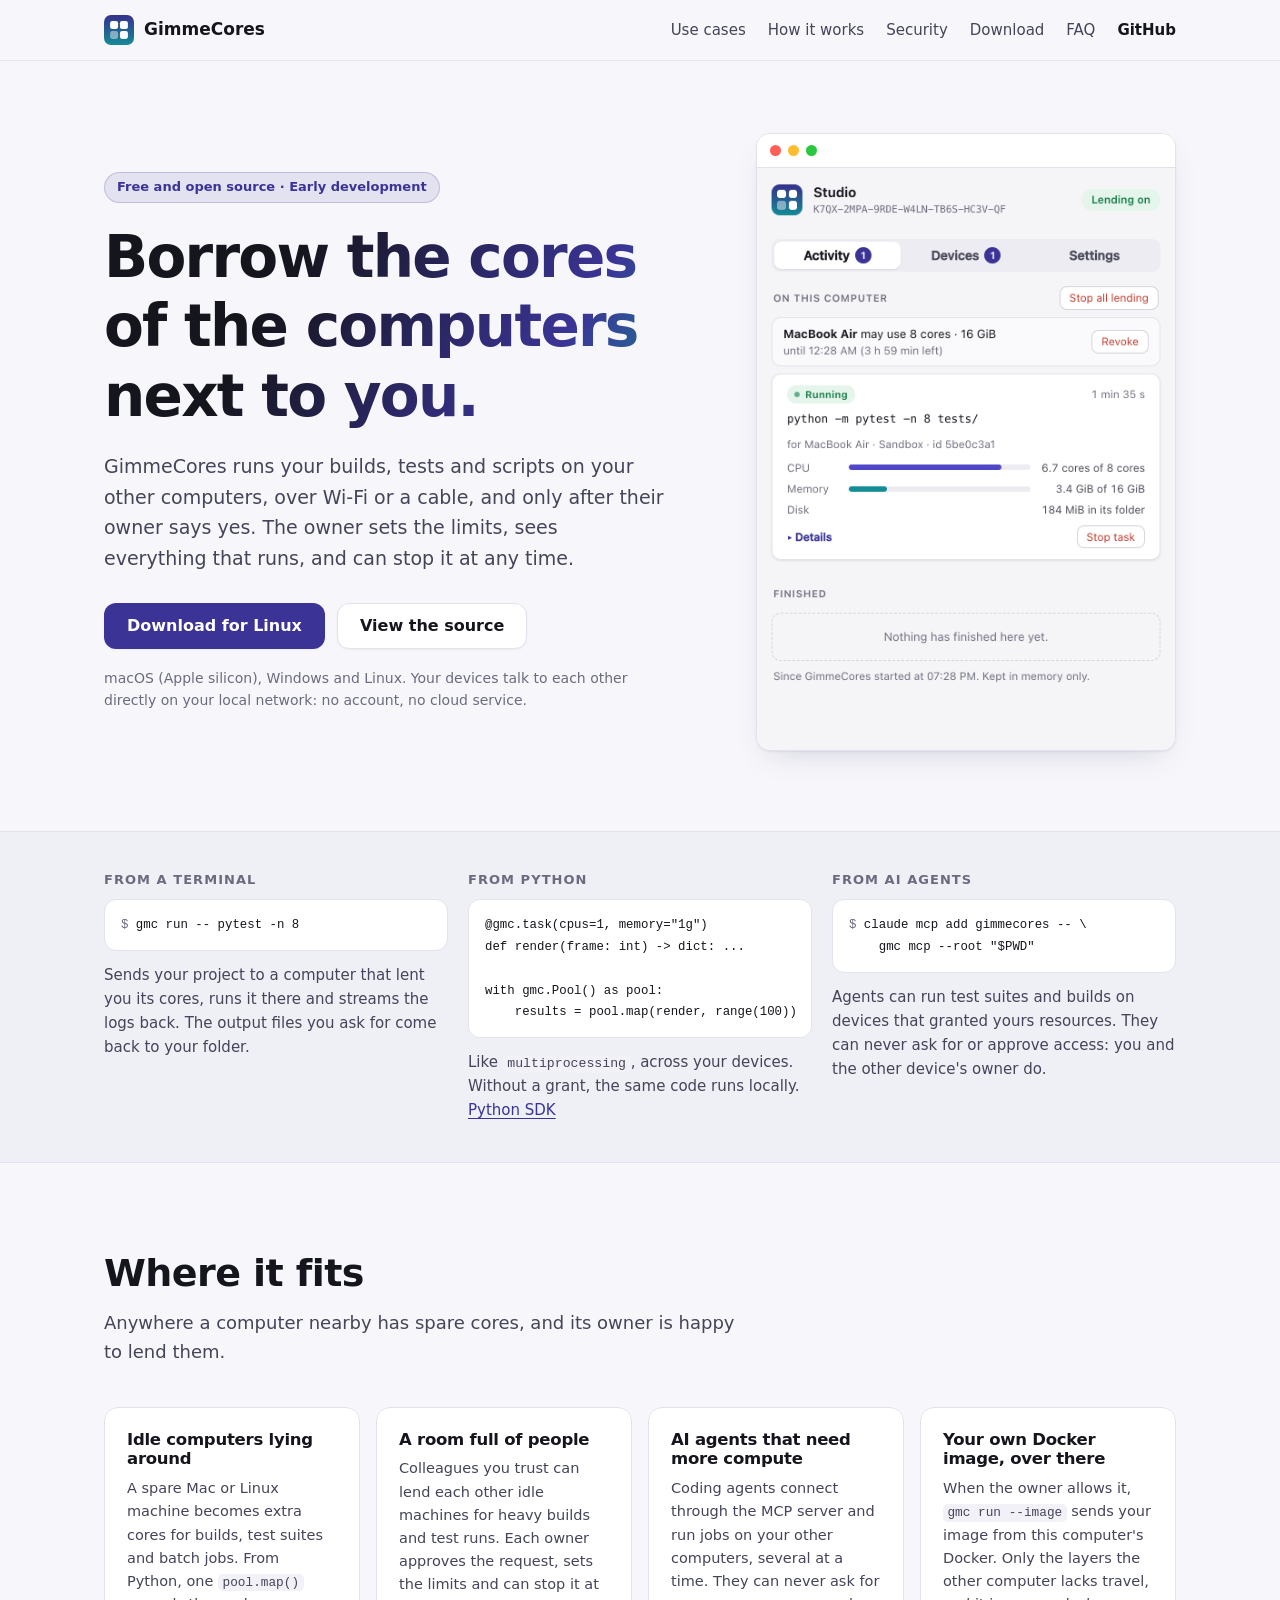
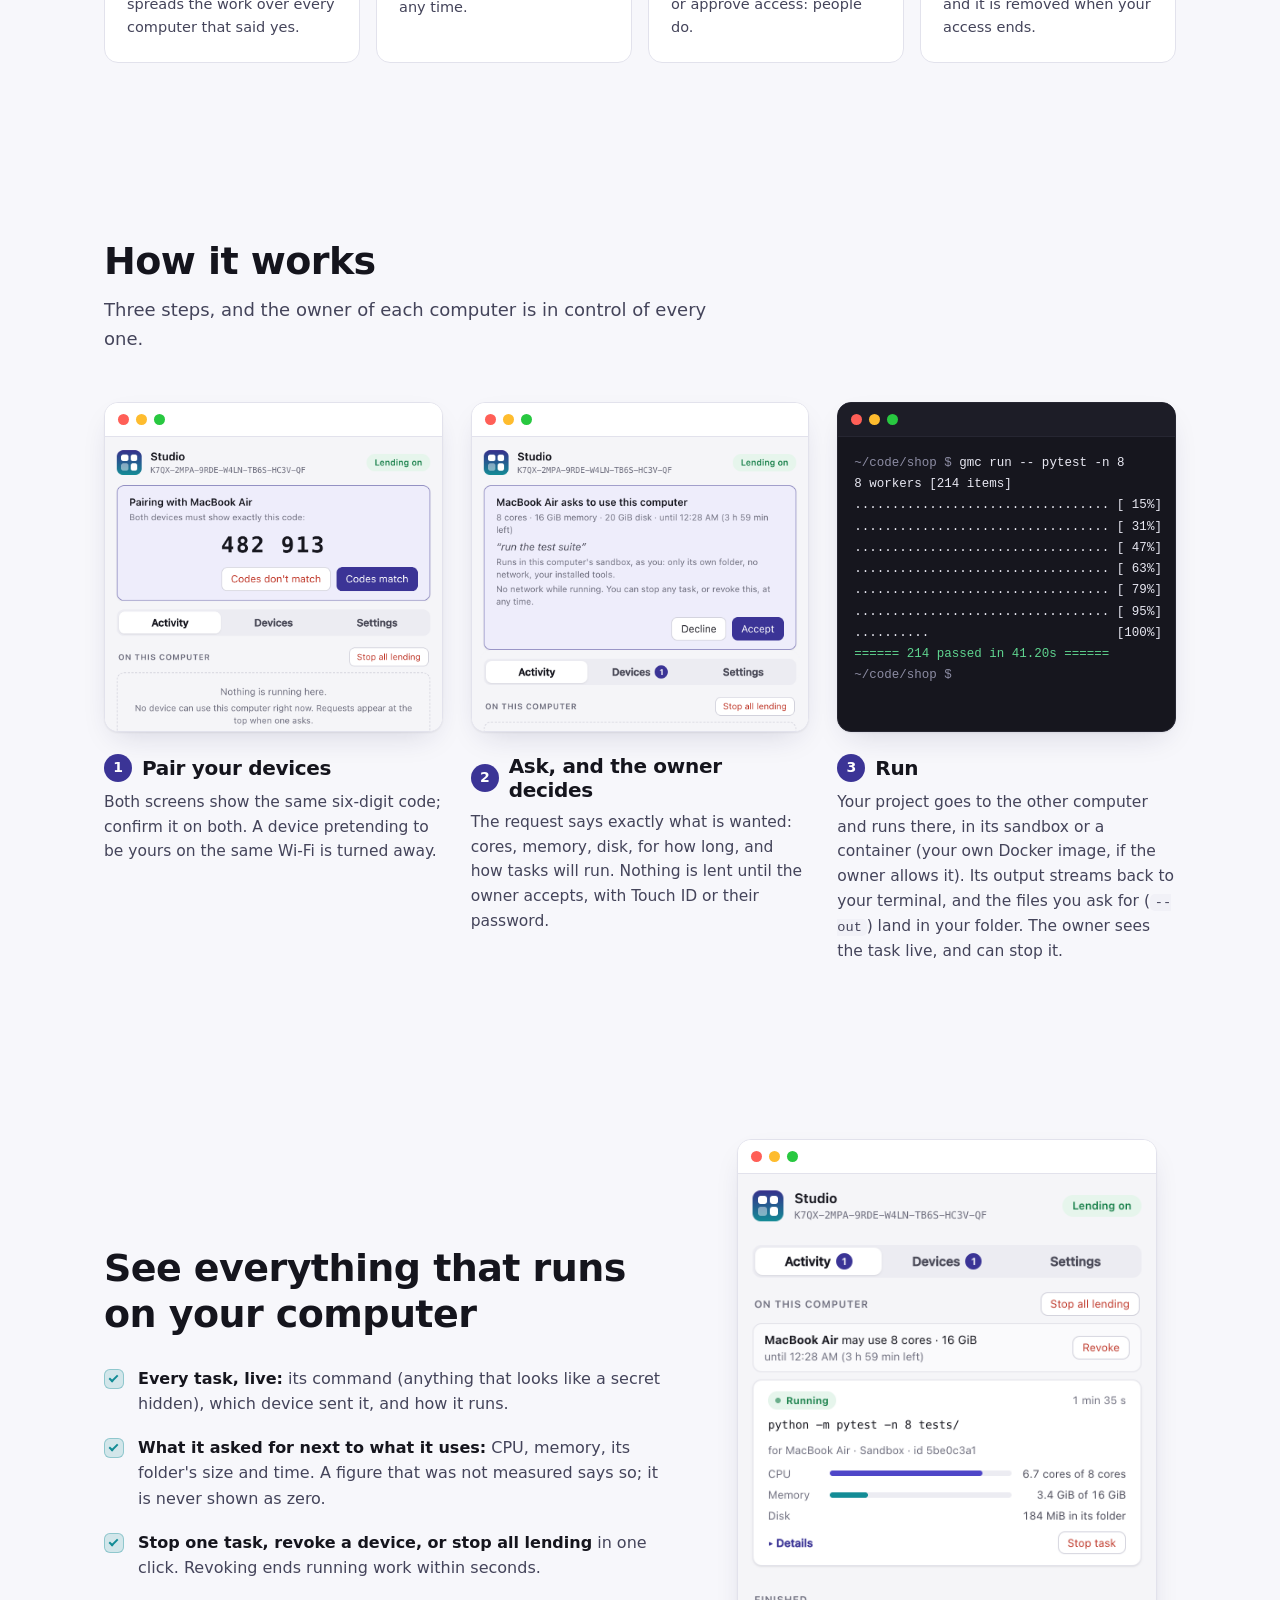
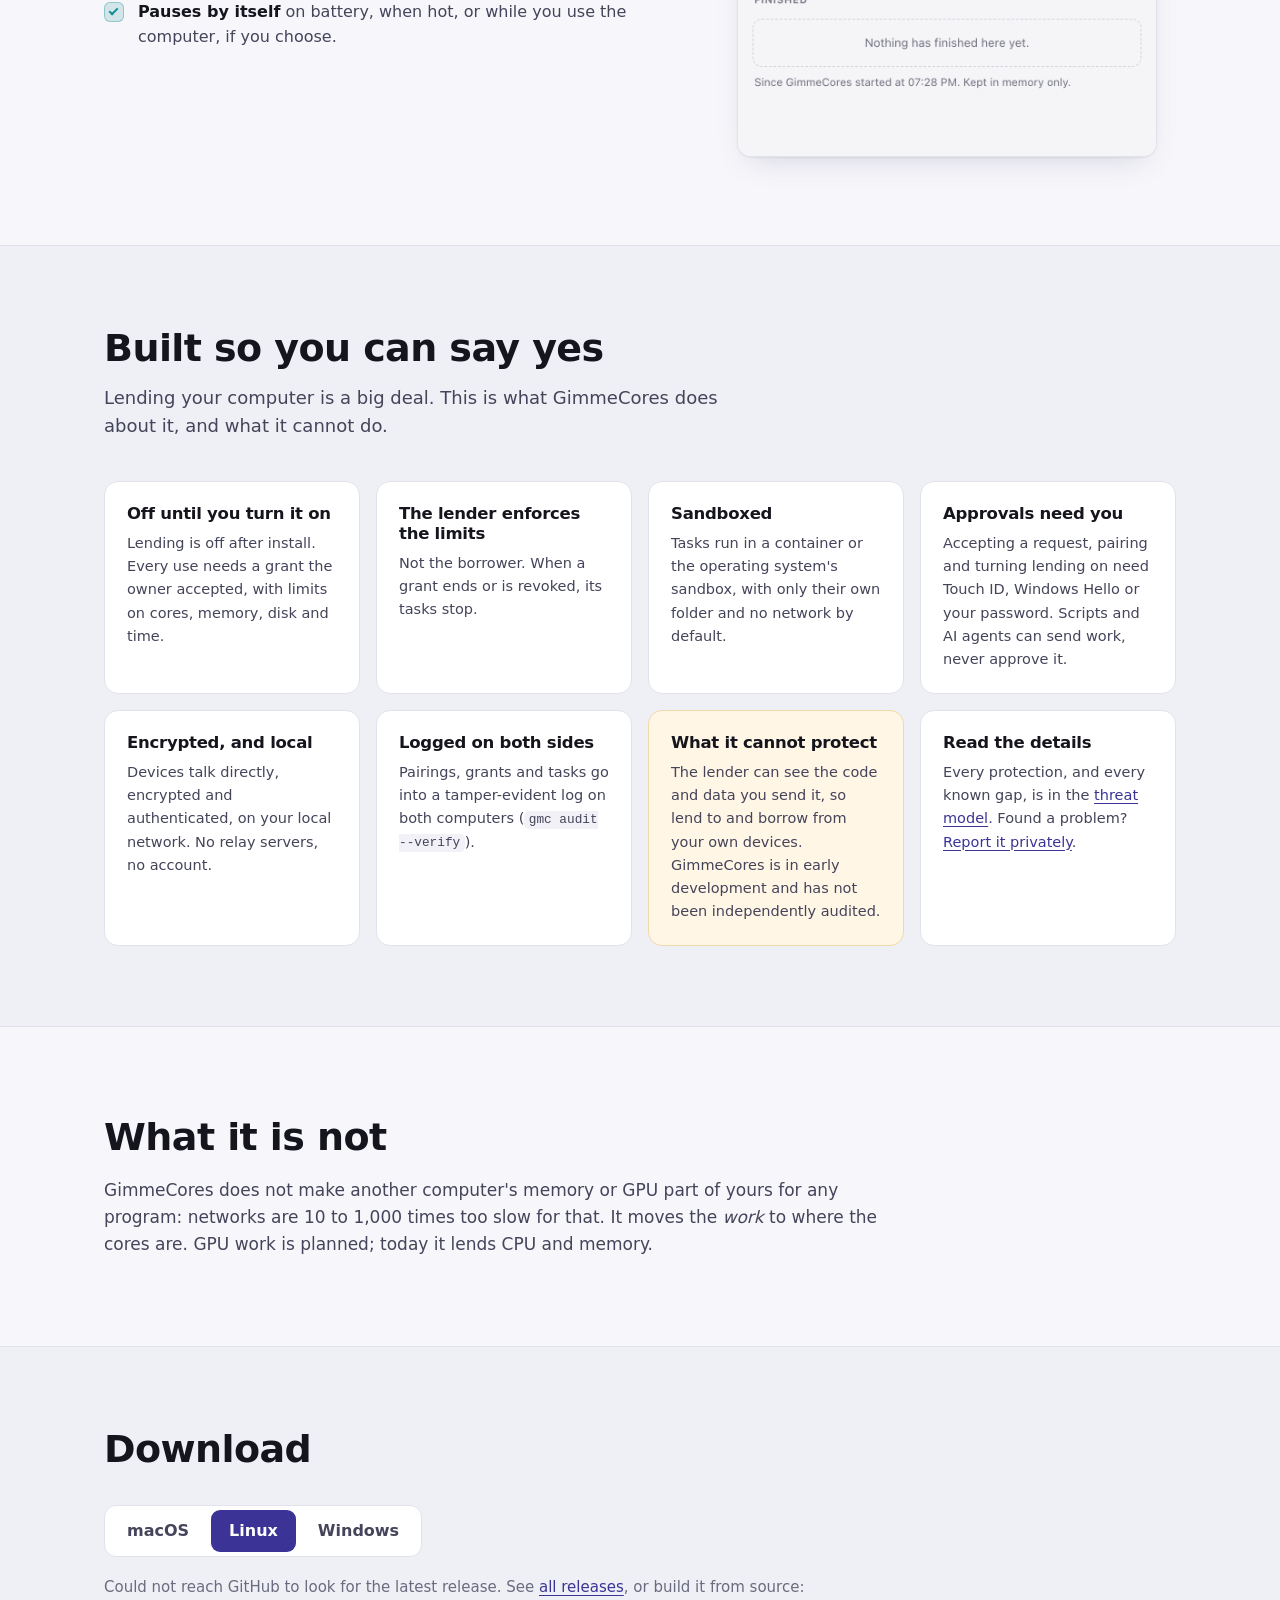
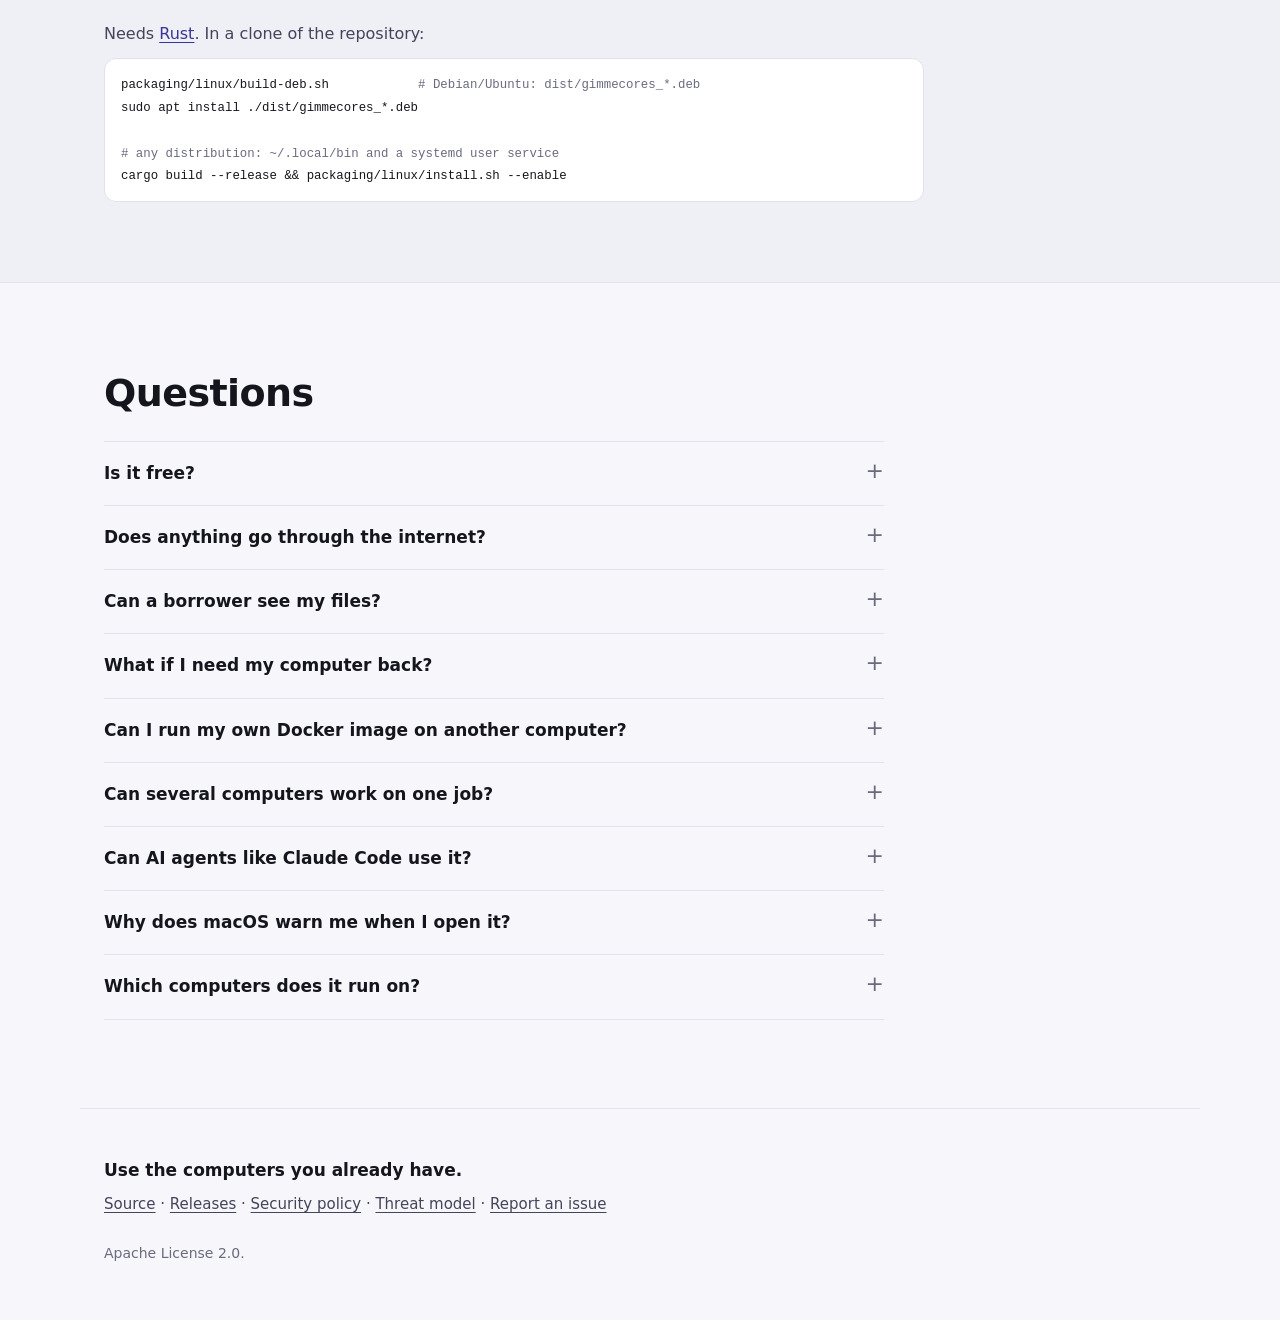
<file: index.html>
<!DOCTYPE html>
<html lang="en">
<head>
  <meta charset="utf-8">
  <meta name="viewport" content="width=device-width, initial-scale=1">
  <!-- Only this site's own files load; the one outside request is to GitHub, for the latest release. -->
  <meta http-equiv="Content-Security-Policy" content="default-src 'none'; script-src 'self'; style-src 'self'; img-src 'self'; connect-src https://api.github.com; base-uri 'none'; form-action 'none'">
  <meta name="referrer" content="strict-origin-when-cross-origin">
  <meta name="color-scheme" content="light dark">
  <meta name="theme-color" content="#f7f7fb" media="(prefers-color-scheme: light)">
  <meta name="theme-color" content="#0f0f15" media="(prefers-color-scheme: dark)">
  <title>GimmeCores: run builds, tests and Docker on your other computers</title>
  <meta name="description" content="Use the idle CPU and memory of computers on your network for builds, tests, Python and Docker containers, only after their owner says yes. Free and open source.">
  <meta name="robots" content="index, follow, max-image-preview:large">
  <link rel="canonical" href="https://tanuj24.github.io/gimmecores/">
  <link rel="icon" type="image/svg+xml" href="assets/logo.svg">
  <meta property="og:type" content="website">
  <meta property="og:site_name" content="GimmeCores">
  <meta property="og:title" content="GimmeCores: borrow the cores of the computers next to you">
  <meta property="og:description" content="Run builds, tests, Python and Docker containers on your other computers, only after their owner says yes. Sandboxed, with limits they set. Free and open source.">
  <meta property="og:url" content="https://tanuj24.github.io/gimmecores/">
  <meta property="og:image" content="https://tanuj24.github.io/gimmecores/assets/social.png">
  <meta property="og:image:width" content="1200">
  <meta property="og:image:height" content="630">
  <meta property="og:image:alt" content="GimmeCores: a request from another computer to use 8 cores and 16 GiB, with Accept and Decline">
  <meta name="twitter:card" content="summary_large_image">
  <link rel="stylesheet" href="style.css">
  <script src="site.js" defer></script>
  <script type="application/ld+json">
  {
    "@context": "https://schema.org",
    "@graph": [
      {
        "@type": "SoftwareApplication",
        "@id": "https://tanuj24.github.io/gimmecores/#app",
        "name": "GimmeCores",
        "operatingSystem": "macOS, Windows, Linux",
        "applicationCategory": "DeveloperApplication",
        "description": "Runs builds, tests, Python and Docker containers on your other computers on the same network, only after their owner says yes, sandboxed and within limits the owner sets.",
        "featureList": [
          "Pair computers with a six-digit code shown on both screens",
          "Grants with limits on cores, memory, disk and time, approved by the owner",
          "Tasks in a container or the operating system's sandbox, with no network by default",
          "Send your own Docker image when the owner allows it; only missing layers travel",
          "Python SDK: pool.map() across every computer that granted you resources",
          "MCP server so AI agents can run jobs on your other computers"
        ],
        "screenshot": "https://tanuj24.github.io/gimmecores/assets/app-activity-light.png",
        "downloadUrl": "https://github.com/tanuj24/gimmecores/releases/latest",
        "isAccessibleForFree": true,
        "license": "https://www.apache.org/licenses/LICENSE-2.0",
        "offers": { "@type": "Offer", "price": "0", "priceCurrency": "USD" },
        "url": "https://tanuj24.github.io/gimmecores/",
        "sameAs": "https://github.com/tanuj24/gimmecores"
      },
      {
        "@type": "SoftwareSourceCode",
        "name": "GimmeCores source code",
        "codeRepository": "https://github.com/tanuj24/gimmecores",
        "programmingLanguage": ["Rust", "Python"],
        "license": "https://www.apache.org/licenses/LICENSE-2.0",
        "targetProduct": { "@id": "https://tanuj24.github.io/gimmecores/#app" }
      }
    ]
  }
  </script>
</head>
<body>
  <a class="skip" href="#main">Skip to content</a>
  <header class="top">
    <div class="wrap top-row">
      <a class="brand" href="./" aria-label="GimmeCores home">
        <img src="assets/logo.svg" alt="" width="30" height="30">
        <span>GimmeCores</span>
      </a>
      <nav aria-label="Main">
        <a href="#use-cases">Use cases</a>
        <a href="#how">How it works</a>
        <a href="#trust">Security</a>
        <a href="#download">Download</a>
        <a href="#faq">FAQ</a>
        <a href="https://github.com/tanuj24/gimmecores" class="gh">GitHub</a>
      </nav>
    </div>
  </header>

  <main id="main">
    <section class="hero wrap">
      <div class="hero-text">
        <p class="chip">Free and open source · Early development</p>
        <h1>Borrow the cores of the computers next&nbsp;to&nbsp;you.</h1>
        <p class="lead">GimmeCores runs your builds, tests and scripts on your other computers, over
          Wi-Fi or a cable, and only after their owner says yes. The owner sets the limits, sees
          everything that runs, and can stop it at any time.</p>
        <div class="cta">
          <a class="button primary" id="hero-download" href="#download">Download</a>
          <a class="button" href="https://github.com/tanuj24/gimmecores">View the source</a>
        </div>
        <p class="fine">macOS (Apple silicon), Windows and Linux. Your devices talk to each other directly on
          your local network: no account, no cloud service.</p>
      </div>
      <figure class="window hero-shot">
        <div class="window-bar" aria-hidden="true"><i></i><i></i><i></i></div>
        <picture>
          <source media="(prefers-color-scheme: dark)" srcset="assets/app-activity-dark.png">
          <img src="assets/app-activity-light.png" width="460" height="640"
               alt="The GimmeCores app on a computer called Studio: MacBook Air may use 8 cores and 16 GiB for four hours, and its task python -m pytest is running, using 6.7 of 8 cores and 3.4 of 16 GiB memory, with a Stop task button.">
        </picture>
      </figure>
    </section>

    <section class="band">
      <div class="wrap uses">
        <div class="use">
          <h2 class="kicker">From a terminal</h2>
          <pre><code><span class="dim">$</span> gmc run -- pytest -n 8</code></pre>
          <p>Sends your project to a computer that lent you its cores, runs it there and streams
            the logs back. The output files you ask for come back to your folder.</p>
        </div>
        <div class="use">
          <h2 class="kicker">From Python</h2>
          <pre><code>@gmc.task(cpus=1, memory="1g")
def render(frame: int) -&gt; dict: ...

with gmc.Pool() as pool:
    results = pool.map(render, range(100))</code></pre>
          <p>Like <code>multiprocessing</code>, across your devices. Without a grant, the same code
            runs locally. <a href="https://github.com/tanuj24/gimmecores/tree/main/python">Python SDK</a></p>
        </div>
        <div class="use">
          <h2 class="kicker">From AI agents</h2>
          <pre><code><span class="dim">$</span> claude mcp add gimmecores -- \
    gmc mcp --root "$PWD"</code></pre>
          <p>Agents can run test suites and builds on devices that granted yours resources. They
            can never ask for or approve access: you and the other device's owner do.</p>
        </div>
      </div>
    </section>

    <section class="wrap section" id="use-cases">
      <h2>Where it fits</h2>
      <p class="section-lead">Anywhere a computer nearby has spare cores, and its owner is happy to
        lend them.</p>
      <div class="grid">
        <div class="card"><h3>Idle computers lying around</h3>
          <p>A spare Mac or Linux machine becomes extra cores for builds, test suites and batch
            jobs. From Python, one <code>pool.map()</code> spreads the work over every computer
            that said yes.</p></div>
        <div class="card"><h3>A room full of people</h3>
          <p>Colleagues you trust can lend each other idle machines for heavy builds and test
            runs. Each owner approves the request, sets the limits and can stop it at any
            time.</p></div>
        <div class="card"><h3>AI agents that need more compute</h3>
          <p>Coding agents connect through the MCP server and run jobs on your other computers,
            several at a time. They can never ask for or approve access: people do.</p></div>
        <div class="card"><h3>Your own Docker image, over there</h3>
          <p>When the owner allows it, <code>gmc run --image</code> sends your image from this
            computer's Docker. Only the layers the other computer lacks travel, and it is removed
            when your access ends.</p></div>
      </div>
    </section>

    <section class="wrap section" id="how">
      <h2>How it works</h2>
      <p class="section-lead">Three steps, and the owner of each computer is in control of every one.</p>
      <ol class="steps">
        <li class="step">
          <figure class="window small">
            <div class="window-bar" aria-hidden="true"><i></i><i></i><i></i></div>
            <picture>
              <source media="(prefers-color-scheme: dark)" srcset="assets/app-pairing-dark.png">
              <img src="assets/app-pairing-light.png" width="460" height="420" loading="lazy"
                   alt="Pairing with MacBook Air: both devices must show exactly this code, 482 913, with buttons Codes match and Codes don't match.">
            </picture>
          </figure>
          <div>
            <h3><span class="num">1</span> Pair your devices</h3>
            <p>Both screens show the same six-digit code; confirm it on both. A device pretending
              to be yours on the same Wi-Fi is turned away.</p>
          </div>
        </li>
        <li class="step">
          <figure class="window small">
            <div class="window-bar" aria-hidden="true"><i></i><i></i><i></i></div>
            <picture>
              <source media="(prefers-color-scheme: dark)" srcset="assets/app-request-dark.png">
              <img src="assets/app-request-light.png" width="460" height="470" loading="lazy"
                   alt="MacBook Air asks to use this computer: 8 cores, 16 GiB memory, 20 GiB disk, for four hours, to run the test suite in the sandbox with no network. Buttons: Decline and Accept.">
            </picture>
          </figure>
          <div>
            <h3><span class="num">2</span> Ask, and the owner decides</h3>
            <p>The request says exactly what is wanted: cores, memory, disk, for how long, and how
              tasks will run. Nothing is lent until the owner accepts, with Touch ID or their
              password.</p>
          </div>
        </li>
        <li class="step">
          <div class="terminal" role="img" aria-label="A terminal: gmc run -- pytest -n 8. Pytest's own output streams back from the other computer: 214 passed in 41 seconds.">
            <div class="window-bar" aria-hidden="true"><i></i><i></i><i></i></div>
<pre><span class="dim">~/code/shop $</span> gmc run -- pytest -n 8
8 workers [214 items]
.................................. [ 15%]
.................................. [ 31%]
.................................. [ 47%]
.................................. [ 63%]
.................................. [ 79%]
.................................. [ 95%]
..........                         [100%]
<span class="ok">====== 214 passed in 41.20s ======</span>
<span class="dim">~/code/shop $</span></pre>
          </div>
          <div>
            <h3><span class="num">3</span> Run</h3>
            <p>Your project goes to the other computer and runs there, in its sandbox or a
              container (your own Docker image, if the owner allows it). Its output streams back to your terminal, and the files you ask for
              (<code>--out</code>) land in your folder. The owner sees the task live, and can stop it.</p>
          </div>
        </li>
      </ol>
    </section>

    <section class="wrap section split" id="activity">
      <div>
        <h2>See everything that runs on your computer</h2>
        <ul class="ticks">
          <li><b>Every task, live:</b> its command (anything that looks like a secret hidden),
            which device sent it, and how it runs.</li>
          <li><b>What it asked for next to what it uses:</b> CPU, memory, its folder's size and
            time. A figure that was not measured says so; it is never shown as zero.</li>
          <li><b>Stop one task, revoke a device, or stop all lending</b> in one click. Revoking
            ends running work within seconds.</li>
          <li><b>Pauses by itself</b> on battery, when hot, or while you use the computer, if you
            choose.</li>
        </ul>
      </div>
      <figure class="window">
        <div class="window-bar" aria-hidden="true"><i></i><i></i><i></i></div>
        <picture>
          <source media="(prefers-color-scheme: dark)" srcset="assets/app-activity-dark.png">
          <img src="assets/app-activity-light.png" width="460" height="640" loading="lazy"
               alt="The Activity view: a running pytest task from MacBook Air with CPU and memory meters, its folder's size, Details and Stop task.">
        </picture>
      </figure>
    </section>

    <section class="band" id="trust">
      <div class="wrap section">
        <h2>Built so you can say yes</h2>
        <p class="section-lead">Lending your computer is a big deal. This is what GimmeCores does
          about it, and what it cannot do.</p>
        <div class="grid">
          <div class="card"><h3>Off until you turn it on</h3>
            <p>Lending is off after install. Every use needs a grant the owner accepted, with
              limits on cores, memory, disk and time.</p></div>
          <div class="card"><h3>The lender enforces the limits</h3>
            <p>Not the borrower. When a grant ends or is revoked, its tasks stop.</p></div>
          <div class="card"><h3>Sandboxed</h3>
            <p>Tasks run in a container or the operating system's sandbox, with only their own
              folder and no network by default.</p></div>
          <div class="card"><h3>Approvals need you</h3>
            <p>Accepting a request, pairing and turning lending on need Touch ID, Windows Hello or
              your password.
              Scripts and AI agents can send work, never approve it.</p></div>
          <div class="card"><h3>Encrypted, and local</h3>
            <p>Devices talk directly, encrypted and authenticated, on your local network. No relay
              servers, no account.</p></div>
          <div class="card"><h3>Logged on both sides</h3>
            <p>Pairings, grants and tasks go into a tamper-evident log on both computers
              (<code>gmc audit --verify</code>).</p></div>
          <div class="card honest"><h3>What it cannot protect</h3>
            <p>The lender can see the code and data you send it, so lend to and borrow from your own
              devices. GimmeCores is in early development and has not been independently
              audited.</p></div>
          <div class="card link"><h3>Read the details</h3>
            <p>Every protection, and every known gap, is in the
              <a href="https://github.com/tanuj24/gimmecores/blob/main/docs/design/threat-model.md">threat model</a>.
              Found a problem? <a href="https://github.com/tanuj24/gimmecores/blob/main/SECURITY.md">Report it privately</a>.</p></div>
        </div>
      </div>
    </section>

    <section class="wrap section narrow">
      <h2>What it is not</h2>
      <p>GimmeCores does not make another computer's memory or GPU part of yours for any program:
        networks are 10 to 1,000 times too slow for that. It moves the <em>work</em> to where the
        cores are. GPU work is planned; today it lends CPU and memory.</p>
    </section>

    <section class="band" id="download">
      <div class="wrap section">
        <h2>Download</h2>
        <div class="tabs" role="tablist" aria-label="Your computer">
          <button role="tab" id="tab-mac" aria-controls="panel-mac" aria-selected="true" type="button">macOS</button>
          <button role="tab" id="tab-linux" aria-controls="panel-linux" aria-selected="false" type="button">Linux</button>
          <button role="tab" id="tab-windows" aria-controls="panel-windows" aria-selected="false" type="button">Windows</button>
        </div>
        <p class="release-line" id="release-line">Looking for the latest release…</p>

        <div class="panel" role="tabpanel" id="panel-mac" aria-labelledby="tab-mac">
          <div class="files" data-os="mac"></div>
          <div class="released-help" hidden>
            <h3>Install</h3>
            <ol>
              <li>Open <code>GimmeCores.dmg</code> and drag GimmeCores onto Applications.</li>
              <li>Open it. GimmeCores is not signed with an Apple Developer ID yet, so the first
                time macOS blocks it: open <b>System Settings › Privacy &amp; Security</b> and click
                <b>Open Anyway</b>.</li>
              <li>Click <b>Start GimmeCores</b>. Lending stays off until you turn it on.</li>
              <li>Later, it updates itself: <b>Settings › Updates › Check for updates</b>. It goes
                online only then, and installs only updates signed with the GimmeCores key.</li>
            </ol>
          </div>
          <div class="source-help">
            <h3 class="when-released" hidden>Or build it from source</h3>
            <p>With <a href="https://brew.sh">Homebrew</a>, which builds everything on your Mac:</p>
            <pre><code>brew tap tanuj24/gimmecores https://github.com/tanuj24/gimmecores
brew install --HEAD gimmecores        <span class="dim"># gmc, gmcd and GimmeCores.app</span>
brew upgrade --fetch-HEAD gimmecores  <span class="dim"># later, to update</span></code></pre>
            <p>Homebrew keeps the app in its own folder, not in Applications. To find it in
              Applications, Launchpad and Spotlight:</p>
            <pre><code>mkdir -p ~/Applications &amp;&amp; ln -sfn "$(brew --prefix)/opt/gimmecores/GimmeCores.app" ~/Applications/</code></pre>
            <p class="fine">Or clone the repository and run <code>packaging/macos/build-app.sh</code>
              (needs <a href="https://rustup.rs">Rust</a>).</p>
          </div>
        </div>

        <div class="panel" role="tabpanel" id="panel-linux" aria-labelledby="tab-linux" hidden>
          <div class="files" data-os="linux"></div>
          <div class="released-help" data-needs="deb" hidden>
            <h3>Install</h3>
            <p>On Debian or Ubuntu: <code>sudo apt install ./gimmecores_*.deb</code>, then open
              GimmeCores and click <b>Start GimmeCores</b>. The sandbox needs
              <code>bubblewrap</code>.</p>
          </div>
          <div class="released-help" data-needs="tar" hidden>
            <h3>Install the command-line tools</h3>
            <pre><code>tar xzf gimmecores-*-unknown-linux-gnu.tar.gz
install -m 755 gimmecores-*-unknown-linux-gnu/{gmc,gmcd,gimmecores} ~/.local/bin/
gmc daemon                  <span class="dim"># the background service; lending stays off</span></code></pre>
            <p class="fine">The sandbox needs <code>bubblewrap</code>. The desktop app and the .deb are
              built from source for now (below).</p>
          </div>
          <div class="source-help">
            <h3 class="when-released" hidden>Or build it from source</h3>
            <p>Needs <a href="https://rustup.rs">Rust</a>. In a clone of the repository:</p>
            <pre><code>packaging/linux/build-deb.sh            <span class="dim"># Debian/Ubuntu: dist/gimmecores_*.deb</span>
sudo apt install ./dist/gimmecores_*.deb

<span class="dim"># any distribution: ~/.local/bin and a systemd user service</span>
cargo build --release &amp;&amp; packaging/linux/install.sh --enable</code></pre>
          </div>
        </div>

        <div class="panel" role="tabpanel" id="panel-windows" aria-labelledby="tab-windows" hidden>
          <div class="files" data-os="windows"></div>
          <div class="released-help" hidden>
            <h3>Install</h3>
            <ol>
              <li>Run the installer. It is not signed yet, so Windows SmartScreen asks first:
                choose <b>More info</b>, then <b>Run anyway</b>.</li>
              <li>Open GimmeCores from the Start menu and click <b>Start GimmeCores</b>. Approvals,
                such as pairing a device, need Windows Hello, or where it is not set up, your
                Windows password after Ctrl+Alt+Delete.</li>
              <li>On Windows this version borrows: it runs your work on your other computers.
                Lending a Windows PC comes in a later version.</li>
            </ol>
          </div>
          <div class="note not-yet">
            <h3>Not available for Windows yet</h3>
            <p>The Windows version is in testing and comes with the next release. For now, use
              GimmeCores on a Mac or a Linux computer.</p>
          </div>
        </div>

        <p class="fine verify" id="verify" hidden>To check a download, compare its SHA-256
          (<code>shasum -a 256 &lt;file&gt;</code> on macOS and Linux, <code>Get-FileHash
          &lt;file&gt;</code> in Windows PowerShell) with the release's checksum files.</p>
      </div>
    </section>

    <section class="wrap section narrow" id="faq">
      <h2>Questions</h2>
      <details>
        <summary>Is it free?</summary>
        <p>Yes. GimmeCores is open source under the Apache 2.0 licence, with no account and no
          paid tier.</p>
      </details>
      <details>
        <summary>Does anything go through the internet?</summary>
        <p>No. Paired devices find and talk to each other on your local network, directly. There
          is no relay server and nothing to sign up for.</p>
      </details>
      <details>
        <summary>Can a borrower see my files?</summary>
        <p>No. Their tasks run in a container or your computer's sandbox, which gives them only
          their own folder and no network. In the other direction, be aware that a lender can see
          the code and data you send it.</p>
      </details>
      <details>
        <summary>What if I need my computer back?</summary>
        <p>Stop a task, revoke a device or stop all lending from the app or the menu bar, at any
          time and without a password. You can also have lending pause on battery, when your
          computer is hot, or while you use it.</p>
      </details>
      <details>
        <summary>Can I run my own Docker image on another computer?</summary>
        <p>Yes, when its owner allows it. Ask for a grant that lets you send images
          (<code>gmc grants request &lt;device&gt; --images 8g</code>), and <code>gmc run --image</code>
          sends your image from this computer's Docker. Only the layers the other computer is
          missing travel. It runs as locked down as any container there: no network, an
          unprivileged user, a read-only system and hard limits. It is removed when your grants
          end. Sending an image from Windows has not been tried yet.</p>
      </details>
      <details>
        <summary>Can several computers work on one job?</summary>
        <p>Yes, from Python: <code>gmc.Pool()</code> spreads <code>pool.map()</code> calls over every
          computer that granted you resources, sizing batches so that none sits idle at the end.
          From a terminal, each <code>gmc run</code> goes to one computer.</p>
      </details>
      <details>
        <summary>Can AI agents like Claude Code use it?</summary>
        <p>Yes. <code>gmc mcp</code> is an MCP server: an agent can list your devices, run commands
          on one that granted yours resources, and check on its jobs. It cannot ask for or approve
          access, and what comes back from the other computer is treated as data.</p>
      </details>
      <details>
        <summary>Why does macOS warn me when I open it?</summary>
        <p>GimmeCores is not signed with an Apple Developer ID yet, so macOS asks you to confirm
          the first time (System Settings › Privacy &amp; Security › Open Anyway). Homebrew builds it
          on your own Mac instead, so there is nothing to confirm.</p>
      </details>
      <details>
        <summary>Which computers does it run on?</summary>
        <p>macOS (downloads are for Apple silicon), Windows 10 and 11 (borrowing; lending a Windows
          PC comes later) and Linux (command-line downloads; the desktop app from source). GPU work
          is planned.</p>
      </details>
    </section>
  </main>

  <footer class="wrap foot">
    <p class="signoff">Use the computers you already have.</p>
    <p><a href="https://github.com/tanuj24/gimmecores">Source</a> ·
      <a href="https://github.com/tanuj24/gimmecores/releases">Releases</a> ·
      <a href="https://github.com/tanuj24/gimmecores/blob/main/SECURITY.md">Security policy</a> ·
      <a href="https://github.com/tanuj24/gimmecores/blob/main/docs/design/threat-model.md">Threat model</a> ·
      <a href="https://github.com/tanuj24/gimmecores/issues">Report an issue</a></p>
    <p class="fine">Apache License 2.0.</p>
  </footer>
</body>
</html>
</file>
<file: style.css>
/* GimmeCores product page. System fonts only; nothing loads from elsewhere. */

:root {
  --bg: #f7f7fb;
  --bg-band: #efeff6;
  --surface: #ffffff;
  --ink: #15151d;
  --ink-2: #44445a;
  --muted: #6b6b80;
  --line: #e2e2ec;
  --accent: #3b3496;
  --accent-2: #4f46c8;
  --accent-ink: #ffffff;
  --teal: #138c96;
  --ok: #18804a;
  --warn-bg: #fff6e6;
  --warn-line: #f0d9a8;
  --code-bg: #f1f1f7;
  --term-bg: #16161e;
  --term-ink: #e8e8f2;
  --shadow: 0 1px 2px rgba(20, 20, 40, .06), 0 12px 32px -12px rgba(30, 30, 80, .18);
  --ring: 0 0 0 3px color-mix(in srgb, var(--accent-2) 35%, transparent);
  --r: 14px;
  --sans: -apple-system, BlinkMacSystemFont, "Segoe UI", system-ui, Roboto, "Helvetica Neue", Arial, sans-serif;
  --mono: ui-monospace, "SF Mono", SFMono-Regular, Menlo, Consolas, "Liberation Mono", monospace;
  color-scheme: light;
}
@media (prefers-color-scheme: dark) {
  :root {
    --bg: #0f0f15;
    --bg-band: #14141c;
    --surface: #1a1a23;
    --ink: #ececf4;
    --ink-2: #b9b9cb;
    --muted: #8d8da3;
    --line: #2a2a37;
    --accent: #8f87ff;
    --accent-2: #a39dff;
    --accent-ink: #12121a;
    --teal: #3cc3cc;
    --ok: #4cc488;
    --warn-bg: #2a2214;
    --warn-line: #4d3c1c;
    --code-bg: #20202b;
    --term-bg: #0b0b10;
    --term-ink: #e8e8f2;
    --shadow: 0 1px 2px rgba(0, 0, 0, .4), 0 16px 40px -16px rgba(0, 0, 0, .7);
    color-scheme: dark;
  }
}

*, *::before, *::after { box-sizing: border-box; }
html { -webkit-text-size-adjust: 100%; scroll-behavior: smooth; }
@media (prefers-reduced-motion: reduce) { html { scroll-behavior: auto; } }
body {
  margin: 0; background: var(--bg); color: var(--ink);
  font: 16px/1.6 var(--sans); -webkit-font-smoothing: antialiased;
}
img { max-width: 100%; height: auto; display: block; }
a { color: var(--accent); text-underline-offset: 3px; }
a:hover { color: var(--accent-2); }
:focus-visible { outline: none; box-shadow: var(--ring); border-radius: 6px; }
code, pre { font-family: var(--mono); font-size: .88em; }
:not(pre) > code { background: var(--code-bg); padding: .1em .35em; border-radius: 5px; }
h1, h2, h3 { line-height: 1.2; letter-spacing: -.015em; margin: 0; }
p { margin: 0; }
[hidden] { display: none !important; }

.wrap { width: 100%; max-width: 1120px; margin: 0 auto; padding: 0 24px; }
@media (max-width: 600px) { .wrap { padding: 0 16px; } }
.skip { position: absolute; left: -9999px; }
.skip:focus { left: 16px; top: 12px; z-index: 10; background: var(--surface); padding: 8px 12px; }

/* ------------------------------------------------------------ header */
.top {
  position: sticky; top: 0; z-index: 5;
  background: color-mix(in srgb, var(--bg) 85%, transparent);
  backdrop-filter: saturate(1.4) blur(12px); -webkit-backdrop-filter: saturate(1.4) blur(12px);
  border-bottom: 1px solid color-mix(in srgb, var(--line) 70%, transparent);
}
.top-row { display: flex; align-items: center; justify-content: space-between; height: 60px; gap: 16px; }
.brand { display: inline-flex; align-items: center; gap: 10px; color: var(--ink); text-decoration: none; font-weight: 700; font-size: 17px; }
.brand:hover { color: var(--ink); }
nav { display: flex; gap: 22px; font-size: 15px; }
nav a { color: var(--ink-2); text-decoration: none; }
nav a:hover { color: var(--ink); }
nav .gh { font-weight: 600; color: var(--ink); }
@media (max-width: 720px) { nav a:not(.gh):not([href="#download"]) { display: none; } nav { gap: 16px; } }

/* ------------------------------------------------------------ hero */
.hero {
  display: grid; grid-template-columns: 1.15fr .85fr; gap: 56px; align-items: center;
  padding-top: 72px; padding-bottom: 80px;
}
.chip {
  display: inline-block; font-size: 13px; font-weight: 600; color: var(--accent);
  background: color-mix(in srgb, var(--accent) 10%, transparent);
  border: 1px solid color-mix(in srgb, var(--accent) 22%, transparent);
  padding: 4px 12px; border-radius: 999px; margin-bottom: 20px;
}
h1 { font-size: clamp(36px, 5.2vw, 58px); font-weight: 750; letter-spacing: -.03em; }
h1, .grad {
  background: linear-gradient(120deg, var(--ink) 30%, var(--accent) 75%, var(--teal));
  -webkit-background-clip: text; background-clip: text; color: transparent;
}
.lead { font-size: clamp(17px, 1.6vw, 19px); color: var(--ink-2); margin-top: 20px; max-width: 560px; }
.cta { display: flex; gap: 12px; flex-wrap: wrap; margin-top: 30px; }
.button {
  display: inline-flex; align-items: center; justify-content: center; gap: 8px;
  min-height: 46px; padding: 0 22px; border-radius: 12px; font-weight: 650; font-size: 16px;
  text-decoration: none; color: var(--ink); background: var(--surface);
  border: 1px solid var(--line); box-shadow: 0 1px 2px rgba(20, 20, 40, .05);
  transition: transform .12s ease, box-shadow .12s ease, background .12s ease;
}
.button:hover { color: var(--ink); transform: translateY(-1px); box-shadow: var(--shadow); }
.button.primary { background: var(--accent); border-color: transparent; color: var(--accent-ink); }
.button.primary:hover { background: var(--accent-2); color: var(--accent-ink); }
@media (prefers-reduced-motion: reduce) { .button, .button:hover { transition: none; transform: none; } }
.fine { font-size: 14px; color: var(--muted); margin-top: 18px; max-width: 560px; }

/* An app window around a screenshot. */
.window {
  margin: 0; background: var(--surface); border: 1px solid var(--line); border-radius: var(--r);
  box-shadow: var(--shadow); overflow: hidden;
}
.window-bar { display: flex; gap: 7px; padding: 11px 13px; border-bottom: 1px solid var(--line); background: var(--surface); }
.window-bar i { width: 11px; height: 11px; border-radius: 50%; background: var(--line); }
.window-bar i:nth-child(1) { background: #ff5f57; }
.window-bar i:nth-child(2) { background: #febc2e; }
.window-bar i:nth-child(3) { background: #28c840; }
.hero-shot { max-width: 420px; justify-self: end; width: 100%; }

@media (max-width: 900px) {
  .hero { grid-template-columns: 1fr; gap: 40px; padding-top: 48px; padding-bottom: 56px; }
  .hero-shot { justify-self: center; }
}

/* ------------------------------------------------------------ sections */
.band { background: var(--bg-band); border-top: 1px solid var(--line); border-bottom: 1px solid var(--line); }
.section { padding-top: 88px; padding-bottom: 88px; }
.band > .section { padding-top: 80px; padding-bottom: 80px; }
.section > h2, .split h2 { font-size: clamp(28px, 3.4vw, 38px); font-weight: 720; }
.section-lead { color: var(--ink-2); font-size: 18px; margin-top: 12px; max-width: 640px; }
.narrow > * { max-width: 780px; }
.narrow > p { margin-top: 16px; color: var(--ink-2); font-size: 17px; }
@media (max-width: 600px) { .section, .band > .section { padding-top: 60px; padding-bottom: 60px; } }

/* Ways to use it. */
.uses { display: grid; grid-template-columns: repeat(3, 1fr); gap: 20px; padding-top: 40px; padding-bottom: 40px; }
.use { display: flex; flex-direction: column; gap: 12px; min-width: 0; }
.kicker { font-size: 13px; text-transform: uppercase; letter-spacing: .08em; color: var(--muted); font-weight: 700; }
.use pre {
  margin: 0; background: var(--surface); border: 1px solid var(--line); border-radius: 12px;
  padding: 14px 16px; overflow-x: auto; line-height: 1.55;
}
.use p { color: var(--ink-2); font-size: 15px; }
.dim { color: var(--muted); }
@media (max-width: 900px) { .uses { grid-template-columns: 1fr; } }

/* How it works. */
.steps { list-style: none; margin: 48px 0 0; padding: 0; display: grid; grid-template-columns: repeat(3, 1fr); gap: 28px; }
.step { display: flex; flex-direction: column; gap: 22px; min-width: 0; }
.step h3 { font-size: 20px; display: flex; align-items: center; gap: 10px; }
.step p { color: var(--ink-2); margin-top: 8px; font-size: 15.5px; }
.num {
  display: inline-grid; place-items: center; width: 28px; height: 28px; border-radius: 50%;
  background: var(--accent); color: var(--accent-ink); font-size: 14px; font-weight: 700; flex: none;
}
/* The three steps' pictures share one height, so their titles line up. */
.step .window, .step .terminal { height: 330px; }
.window.small img { width: 100%; height: calc(100% - 34px); object-fit: cover; object-position: top; }
.terminal {
  background: var(--term-bg); border-radius: var(--r); overflow: hidden; box-shadow: var(--shadow);
  border: 1px solid #262632; display: flex; flex-direction: column; min-height: 0;
}
.terminal .window-bar { background: #1d1d27; border-bottom-color: #262632; }
.terminal pre {
  margin: 0; padding: 16px; color: var(--term-ink); font-size: 12.5px; line-height: 1.7; flex: 1;
  overflow-x: auto; white-space: pre;
}
.terminal .dim { color: #8c8ca3; }
.terminal .ok { color: #5fd38f; }
@media (max-width: 900px) {
  .steps { grid-template-columns: 1fr; gap: 48px; }
  .step .window, .step .terminal { max-width: 480px; width: 100%; height: auto; }
  .step .terminal { min-height: 250px; }
  .window.small img { height: auto; }
}

/* Activity. */
.split { display: grid; grid-template-columns: 1.1fr .9fr; gap: 56px; align-items: center; }
.split .window { max-width: 420px; justify-self: center; width: 100%; }
.ticks { list-style: none; padding: 0; margin: 28px 0 0; display: grid; gap: 18px; }
.ticks li { padding-left: 34px; position: relative; color: var(--ink-2); }
.ticks li b { color: var(--ink); }
.ticks li::before {
  content: ""; position: absolute; left: 0; top: 3px; width: 20px; height: 20px; border-radius: 6px;
  background: color-mix(in srgb, var(--teal) 16%, transparent);
  box-shadow: inset 0 0 0 1px color-mix(in srgb, var(--teal) 35%, transparent);
}
.ticks li::after {
  content: ""; position: absolute; left: 7px; top: 7px; width: 5px; height: 9px;
  border: solid var(--teal); border-width: 0 2px 2px 0; transform: rotate(45deg);
}
@media (max-width: 900px) { .split { grid-template-columns: 1fr; gap: 40px; } }

/* Trust. */
.grid { display: grid; grid-template-columns: repeat(4, 1fr); gap: 16px; margin-top: 40px; }
.card {
  background: var(--surface); border: 1px solid var(--line); border-radius: var(--r); padding: 22px;
  display: flex; flex-direction: column; gap: 8px;
}
.card h3 { font-size: 16.5px; }
.card p { color: var(--ink-2); font-size: 14.5px; }
.card.honest { background: var(--warn-bg); border-color: var(--warn-line); }
@media (max-width: 1000px) { .grid { grid-template-columns: repeat(2, 1fr); } }
@media (max-width: 560px) { .grid { grid-template-columns: 1fr; } }

/* ------------------------------------------------------------ download */
.tabs {
  display: inline-flex; gap: 4px; padding: 4px; margin-top: 32px; border-radius: 12px;
  background: var(--surface); border: 1px solid var(--line);
}
.tabs button {
  border: 0; background: none; font: inherit; font-weight: 600; color: var(--ink-2);
  padding: 8px 18px; border-radius: 9px; cursor: pointer;
}
.tabs button[aria-selected="true"] { background: var(--accent); color: var(--accent-ink); }
.tabs button:hover:not([aria-selected="true"]) { color: var(--ink); }
.release-line { margin-top: 18px; color: var(--muted); font-size: 15px; }
.panel { margin-top: 22px; display: grid; grid-template-columns: minmax(0, 1fr); gap: 22px; max-width: 820px; }
.panel h3 { font-size: 17px; margin-bottom: 8px; }
.panel p, .panel li { color: var(--ink-2); }
.panel ol { margin: 0; padding-left: 22px; display: grid; gap: 6px; }
.panel pre {
  margin: 12px 0 0; background: var(--surface); border: 1px solid var(--line); border-radius: 12px;
  padding: 14px 16px; overflow-x: auto; line-height: 1.6;
}
.files { display: grid; grid-template-columns: minmax(0, 1fr); gap: 10px; }
.files:empty { display: none; }
.file {
  display: flex; align-items: center; justify-content: space-between; gap: 16px; flex-wrap: wrap;
  background: var(--surface); border: 1px solid var(--line); border-radius: 12px; padding: 14px 16px;
}
.file .what { display: grid; gap: 2px; min-width: 0; }
.file .what b { font-size: 16px; }
.file .what span { color: var(--muted); font-size: 14px; overflow-wrap: anywhere; }
.file.main { border-color: color-mix(in srgb, var(--accent) 45%, var(--line)); }
.note {
  background: var(--surface); border: 1px solid var(--line); border-radius: var(--r); padding: 22px;
}
.verify { max-width: 820px; }

/* ------------------------------------------------------------ FAQ */
details { border-bottom: 1px solid var(--line); padding: 18px 0; }
details:first-of-type { margin-top: 24px; border-top: 1px solid var(--line); }
summary { cursor: pointer; font-weight: 650; font-size: 17px; list-style: none; display: flex; justify-content: space-between; gap: 16px; }
summary::-webkit-details-marker { display: none; }
summary::after { content: "+"; color: var(--muted); font-weight: 400; font-size: 22px; line-height: 1; }
details[open] summary::after { content: "−"; }
details p { color: var(--ink-2); margin-top: 10px; }

/* ------------------------------------------------------------ footer */
.foot { padding-top: 48px; padding-bottom: 56px; border-top: 1px solid var(--line); display: grid; gap: 8px; color: var(--ink-2); font-size: 15px; }
.signoff { font-weight: 700; color: var(--ink); font-size: 17px; }
.foot a { color: var(--ink-2); }
.foot a:hover { color: var(--accent); }
</file>
